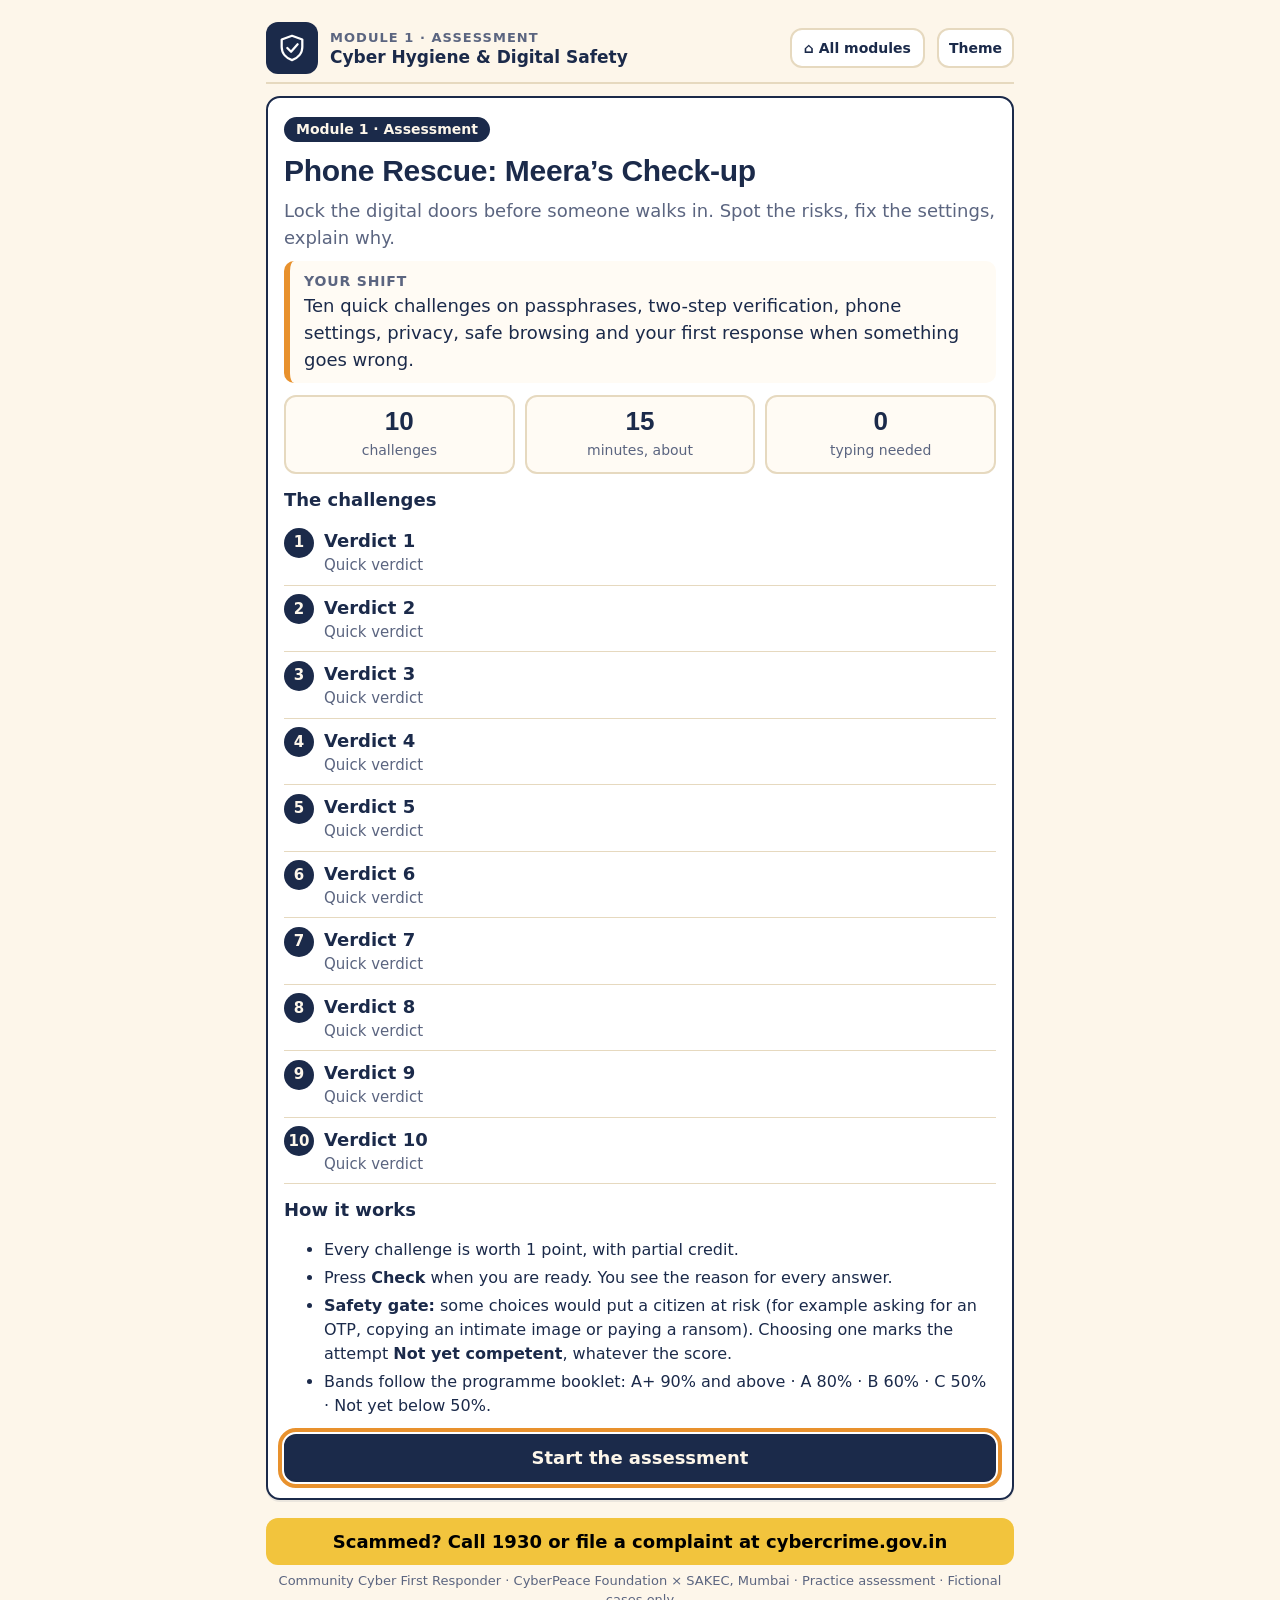
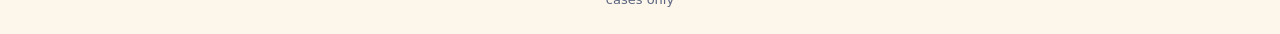
<file: setup/scorm/src/m01/index.html>
<!DOCTYPE html>
<html lang="en">
<head>
<meta charset="utf-8">
<meta name="viewport" content="width=device-width, initial-scale=1, viewport-fit=cover">
<title>Phone Rescue: Meera's Check-up · CCFR Module 1</title>
<link rel="stylesheet" href="css/ccfr.css">
</head>
<body>
<main id="app" aria-live="off"></main>
<noscript><p style="padding:16px">This assessment needs JavaScript switched on.</p></noscript>
<script src="js/scorm-api.js"></script>
<script src="modules.js"></script>
<script src="js/questions.js"></script>
<script src="js/engine.js"></script>
<script>!function(){var s=function(){parent.postMessage({type:"csfr-height",h:document.documentElement.scrollHeight},"*")};s();new MutationObserver(s).observe(document.body,{childList:!0,subtree:!0,attributes:!0});window.addEventListener("resize",s)}();</script>
</body>
</html>
</file>
<file: setup/scorm/src/m01/css/ccfr.css>
/* ==========================================================================
   Community Cyber First Responder · Assessment Studio
   Shared stylesheet for every module (M01–M09, M11).
   Palette follows the programme booklet and the approved prototype.
   ========================================================================== */

:root {
  --bg: #fdf6ea;
  --card: #ffffff;
  --card-2: #fffbf4;
  --ink: #1b2a4a;
  --mut: #5b6580;
  --line: #e6d9bf;
  --red: #b5382a;
  --grn: #1f7a6a;
  --amb: #e8912d;
  --yel: #f2c43d;
  --navy: #1b2a4a;
  --ok-bg: #d9f2ea;   --ok-ink: #0d4a3d;
  --no-bg: #fbe0dc;   --no-ink: #7a1f14;
  --part-bg: #fff1cc; --part-ink: #6b4a00;
  --sel: #f2c43d;
  --shadow: 0 2px 0 rgba(27, 42, 74, .08);
  --radius: 14px;
  --font: "Noto Sans", "Segoe UI", system-ui, -apple-system, Roboto, sans-serif;
  --display: "Baloo 2", "Trebuchet MS", "Segoe UI", sans-serif;
  color-scheme: light;
}

@media (prefers-color-scheme: dark) {
  :root:not([data-theme="light"]) {
    --bg: #141b2e; --card: #1f2842; --card-2: #1a2238; --ink: #f3ecdc; --mut: #a9b2c8;
    --line: #34405f; --red: #e0675a; --grn: #4bb8a3; --navy: #2a3b66;
    --ok-bg: #17463c; --ok-ink: #d9f2ea; --no-bg: #5a2620; --no-ink: #fbe0dc;
    --part-bg: #4a3a10; --part-ink: #fff1cc; --shadow: none;
    color-scheme: dark;
  }
}
:root[data-theme="dark"] {
  --bg: #141b2e; --card: #1f2842; --card-2: #1a2238; --ink: #f3ecdc; --mut: #a9b2c8;
  --line: #34405f; --red: #e0675a; --grn: #4bb8a3; --navy: #2a3b66;
  --ok-bg: #17463c; --ok-ink: #d9f2ea; --no-bg: #5a2620; --no-ink: #fbe0dc;
  --part-bg: #4a3a10; --part-ink: #fff1cc; --shadow: none;
  color-scheme: dark;
}

* { box-sizing: border-box; }
html { -webkit-text-size-adjust: 100%; }
body {
  margin: 0;
  background: var(--bg);
  color: var(--ink);
  font: 18px/1.5 var(--font);
  padding-top: env(safe-area-inset-top, 0px);
  padding-bottom: env(safe-area-inset-bottom, 0px);
}
main { max-width: 780px; margin: 0 auto; padding: 12px 16px 24px; }
h1 { font: 800 30px/1.15 var(--display); margin: 6px 0 8px; letter-spacing: -.01em; }
h2 { font: 700 23px/1.25 var(--display); margin: 2px 0 6px; }
h3 { font: 700 18px/1.3 var(--font); margin: 14px 0 6px; }
p { margin: 6px 0; }
.sub { color: var(--mut); margin: 0 0 10px; }
.small { font-size: 15px; }
.sr { position: absolute; width: 1px; height: 1px; overflow: hidden; clip: rect(0 0 0 0); white-space: nowrap; }
b, strong { font-weight: 700; }

/* ---------- top bar ---------- */
.topbar {
  display: flex; align-items: center; gap: 12px; flex-wrap: wrap;
  padding: 10px 0 8px; border-bottom: 2px solid var(--line); margin-bottom: 10px;
}
.badge {
  display: inline-grid; place-items: center; min-width: 52px; height: 52px; padding: 0 8px;
  border-radius: 12px; background: var(--navy); color: #fff; font: 800 18px/1 var(--display);
}
.badge svg { width: 30px; height: 30px; }
.topbar .t { flex: 1 1 220px; min-width: 0; }
.topbar .kicker { font-size: 13px; letter-spacing: .08em; text-transform: uppercase; color: var(--mut); font-weight: 700; }
.topbar .mt { font-weight: 800; font-size: 17px; line-height: 1.25; }
.scorepill {
  font-weight: 800; font-size: 15px; padding: 6px 12px; border-radius: 20px;
  background: var(--card); border: 2px solid var(--line); white-space: nowrap;
}
.themebtn { min-height: 40px; padding: 4px 10px; font-size: 14px; border-width: 2px; }

/* ---------- progress ---------- */
.progress { display: flex; gap: 6px; margin: 8px 0 4px; }
.progress i {
  flex: 1; height: 10px; border-radius: 6px; background: var(--line); display: block;
}
.progress i.done { background: var(--grn); }
.progress i.part { background: var(--amb); }
.progress i.zero { background: var(--red); }
.progress i.now { background: var(--ink); }

/* ---------- cards ---------- */
.card {
  background: var(--card); border: 2px solid var(--line); border-radius: var(--radius);
  padding: 16px; margin: 12px 0; box-shadow: var(--shadow);
}
.card.hero { border-color: var(--ink); }
.tag {
  display: inline-block; font-size: 14px; font-weight: 700; background: var(--ink); color: var(--bg);
  border-radius: 20px; padding: 2px 12px; margin: 0 6px 6px 0;
}
.tag.alt { background: transparent; color: var(--ink); border: 2px solid var(--line); }
.tag.red { background: var(--red); color: #fff; }
.scene {
  background: var(--card-2); border-left: 6px solid var(--amb); border-radius: 10px;
  padding: 10px 14px; margin: 10px 0;
}
.scene b:first-child { display: block; font-size: 14px; letter-spacing: .06em; text-transform: uppercase; color: var(--mut); }
.ask { font-weight: 700; margin: 10px 0 4px; }

/* ---------- buttons ---------- */
button {
  font: inherit; font-weight: 600; min-height: 48px; padding: 8px 16px; border-radius: 12px;
  border: 2px solid var(--ink); background: var(--card); color: var(--ink); cursor: pointer;
  touch-action: manipulation; text-align: center;
}

button:focus-visible, [tabindex]:focus-visible { outline: 4px solid var(--amb); outline-offset: 2px; }
button:disabled { opacity: .55; cursor: not-allowed; }
button.primary { background: var(--ink); color: var(--bg); }
button.ghost { border-color: var(--line); }
.red { background: var(--red); color: #fff; border-color: var(--red); }
.amb { background: var(--amb); color: #000; border-color: var(--amb); }
.yel { background: var(--yel); color: #000; border-color: var(--yel); }
.grn { background: var(--grn); color: #fff; border-color: var(--grn); }
.navy { background: var(--navy); color: #fff; border-color: var(--navy); }
.row { display: flex; flex-wrap: wrap; gap: 10px; margin-top: 12px; }
.row > button { flex: 1 1 140px; }
.actions { display: flex; flex-wrap: wrap; gap: 10px; margin-top: 14px; }
.actions button { flex: 1 1 180px; }

/* ---------- feedback ---------- */
.fb { margin-top: 12px; padding: 12px 14px; border-radius: 12px; font-size: 17px; }
.fb .h { font-weight: 800; display: block; margin-bottom: 2px; }
.fb.ok { background: var(--ok-bg); color: var(--ok-ink); }
.fb.no { background: var(--no-bg); color: var(--no-ink); }
.fb.part { background: var(--part-bg); color: var(--part-ink); }
.fb ul { margin: 6px 0 0; padding-left: 20px; }
.fb li { margin: 3px 0; }
.gatewarn {
  margin-top: 10px; padding: 10px 12px; border-radius: 10px; border: 3px solid var(--red);
  font-weight: 700; color: var(--red); background: var(--card);
}

/* ---------- intro ---------- */
.stats { display: grid; grid-template-columns: repeat(3, 1fr); gap: 10px; margin: 12px 0; }
.stat { background: var(--card-2); border: 2px solid var(--line); border-radius: 12px; padding: 10px; text-align: center; }
.stat b { display: block; font: 800 26px/1.1 var(--display); }
.stat span { font-size: 14px; color: var(--mut); }
.chlist { list-style: none; padding: 0; margin: 8px 0; counter-reset: ch; }
.chlist li {
  display: flex; gap: 10px; align-items: baseline; padding: 8px 0; border-bottom: 1px solid var(--line);
  counter-increment: ch;
}
.chlist li::before {
  content: counter(ch); flex: 0 0 30px; height: 30px; border-radius: 50%; display: inline-grid; place-items: center;
  background: var(--ink); color: var(--bg); font-weight: 800; font-size: 15px;
}
.chlist .fmt { color: var(--mut); font-size: 15px; display: block; }
.rules { font-size: 16px; }
.rules li { margin: 4px 0; }

/* ---------- format: verdict cards ---------- */
.deck { position: relative; }
.vcard {
  background: var(--card-2); border: 2px solid var(--line); border-radius: 16px; padding: 18px 16px;
  min-height: 110px; font-size: 19px; touch-action: pan-y; user-select: none; transition: transform .25s, opacity .25s;
}
.vcard.mono { font-family: ui-monospace, "Cascadia Mono", Consolas, monospace; font-size: 15px; word-break: break-all; }
.vcard .count { font-size: 14px; color: var(--mut); font-weight: 700; display: block; margin-bottom: 4px; }
.vcard.dragging { transition: none; }
.swipehint { font-size: 14px; color: var(--mut); text-align: center; margin-top: 6px; }
.hashpair { display: grid; gap: 6px; margin-top: 6px; }
.hashpair div { background: var(--card); border: 1px solid var(--line); border-radius: 8px; padding: 6px 8px; }
.hashpair em { font-style: normal; font-weight: 700; font-family: var(--font); font-size: 13px; color: var(--mut); display: block; }

/* ---------- format: spot / redact ---------- */
.msg {
  background: var(--card-2); border: 2px solid var(--line); border-radius: 16px; padding: 14px 16px; line-height: 2.05;
}
.msg.sms { border-radius: 18px 18px 18px 4px; }
.msg.mono { font-family: ui-monospace, "Cascadia Mono", Consolas, monospace; font-size: 16px; line-height: 2.2; }
.msg .tap {
  cursor: pointer; border-bottom: 2px dotted var(--mut); padding: 2px 3px; border-radius: 4px;
}
.msg .tap:hover { background: rgba(242, 196, 61, .25); }
.msg .tap.pick { background: var(--sel); color: #000; }
.msg.redact .tap.pick { background: #000; color: #000; }
.msg .tap.hit { background: #9be3cd; color: #000; }
.msg .tap.miss { background: transparent; outline: 3px dashed var(--red); outline-offset: 1px; }
.msg .tap.false { background: #f4a79d; color: #000; text-decoration: line-through; }
.msg .line { display: block; }

/* ---------- format: order ---------- */
.seq { list-style: none; padding: 0; margin: 8px 0; }
.seq li { margin: 6px 0; }
.seq button { width: 100%; text-align: left; display: flex; gap: 10px; align-items: center; }
.seq .n {
  flex: 0 0 32px; height: 32px; border-radius: 50%; display: inline-grid; place-items: center;
  background: var(--ink); color: var(--bg); font-weight: 800;
}
.seq.placed button { border-color: var(--grn); }
.seq button.good { background: var(--ok-bg); color: var(--ok-ink); border-color: var(--grn); }
.seq button.bad { background: var(--no-bg); color: var(--no-ink); border-color: var(--red); }
.pool { display: flex; flex-wrap: wrap; gap: 8px; margin: 8px 0; }
.pool button { flex: 1 1 220px; text-align: left; }
.zone-label { font-size: 14px; letter-spacing: .06em; text-transform: uppercase; font-weight: 800; color: var(--mut); margin-top: 12px; }
.empty { color: var(--mut); font-style: italic; font-size: 16px; padding: 6px 0; }

/* ---------- format: sort ---------- */
.chips { display: flex; flex-wrap: wrap; gap: 8px; margin: 8px 0; }
.chip {
  min-height: 44px; padding: 6px 12px; border-radius: 22px; border: 2px solid var(--ink); background: var(--card);
  font-size: 16px; font-weight: 600; text-align: left;
}
.chip.sel { background: var(--sel); color: #000; border-color: #000; }
.chip.good { background: var(--ok-bg); color: var(--ok-ink); border-color: var(--grn); }
.chip.bad { background: var(--no-bg); color: var(--no-ink); border-color: var(--red); }
.bins { display: grid; grid-template-columns: repeat(auto-fit, minmax(200px, 1fr)); gap: 10px; margin-top: 10px; }
.bin { border: 2px dashed var(--line); border-radius: 14px; padding: 8px; background: var(--card-2); min-height: 110px; }
.bin > button { width: 100%; margin-bottom: 6px; }
.bin .desc { font-size: 14px; color: var(--mut); margin: -2px 0 6px; }
.bin .chips { margin: 0; }
.bin.target { border-style: solid; border-color: var(--amb); }
.bin > button:disabled, .match button:disabled, .seq button:disabled, .slot button:disabled, .tile:disabled, .chip:disabled { opacity: 1; }

/* ---------- format: pick (bag) ---------- */
.tiles { display: grid; grid-template-columns: repeat(auto-fit, minmax(220px, 1fr)); gap: 8px; margin: 8px 0; }
.tile {
  display: flex; gap: 10px; align-items: center; text-align: left; border: 2px solid var(--line); background: var(--card);
  font-weight: 600;
}
.tile .box {
  flex: 0 0 26px; height: 26px; border-radius: 7px; border: 3px solid var(--ink); display: inline-grid; place-items: center;
  font-size: 18px; line-height: 1;
}
.tile[aria-pressed="true"] { border-color: var(--ink); background: var(--card-2); }
.tile[aria-pressed="true"] .box { background: var(--ink); color: var(--bg); }
.tile[aria-pressed="true"] .box::after { content: "✓"; }
.tile.good { background: var(--ok-bg); color: var(--ok-ink); border-color: var(--grn); }
.tile.bad { background: var(--no-bg); color: var(--no-ink); border-color: var(--red); }
.counter { font-weight: 800; font-size: 15px; color: var(--mut); }
.bag-wrap { display: grid; grid-template-columns: 1fr; gap: 8px; }

/* ---------- format: match ---------- */
.match { display: grid; grid-template-columns: 1fr 1fr; gap: 10px; }
.match .col { display: flex; flex-direction: column; gap: 8px; }
.match button { text-align: left; font-size: 16px; position: relative; padding-right: 40px; }
.match button .pin {
  position: absolute; right: 8px; top: 50%; transform: translateY(-50%); width: 26px; height: 26px; border-radius: 50%;
  display: none; place-items: center; font-weight: 800; font-size: 14px; color: #000;
}
.match button.paired .pin { display: inline-grid; }
.match button.sel { background: var(--sel); color: #000; border-color: #000; }
.match button.good { background: var(--ok-bg); color: var(--ok-ink); border-color: var(--grn); }
.match button.bad { background: var(--no-bg); color: var(--no-ink); border-color: var(--red); }
.p0 { background: #f2c43d; } .p1 { background: #9be3cd; } .p2 { background: #f4a79d; } .p3 { background: #b9c6ff; }
.p4 { background: #ffd09b; } .p5 { background: #d6b3ff; } .p6 { background: #b7e4a1; } .p7 { background: #a7dcf5; }
@media (max-width: 560px) { .match { grid-template-columns: 1fr; } .match .col.right { margin-top: 6px; } }

/* ---------- format: settings simulator ---------- */
.device {
  max-width: 420px; margin: 10px auto; border: 10px solid var(--navy); border-radius: 28px; background: var(--card);
  overflow: hidden;
}
.device.wide { max-width: 600px; border-radius: 14px; border-width: 8px; }
.device .bar {
  background: var(--navy); color: #fff; padding: 10px 14px; font-weight: 700; font-size: 15px; line-height: 1.3;
  display: flex; flex-wrap: wrap; justify-content: space-between; align-items: center; gap: 4px 10px;
}
.device .bar small { opacity: .75; font-weight: 600; }
.setrow { padding: 10px 14px; border-bottom: 1px solid var(--line); }
.setrow .lbl { display: flex; justify-content: space-between; align-items: center; gap: 10px; }
.setrow .lbl span { font-weight: 700; }
.setrow .lbl small { display: block; color: var(--mut); font-weight: 500; font-size: 14px; }
.setrow.good { background: var(--ok-bg); color: var(--ok-ink); }
.setrow.bad { background: var(--no-bg); color: var(--no-ink); }
.setrow .why { font-size: 15px; margin-top: 4px; }
.switch {
  flex: 0 0 auto; width: 64px; min-height: 36px; height: 36px; padding: 0; border-radius: 20px; border: 2px solid var(--ink);
  background: var(--line); position: relative;
}
.switch::after {
  content: ""; position: absolute; top: 3px; left: 3px; width: 26px; height: 26px; border-radius: 50%;
  background: var(--card); border: 2px solid var(--ink); transition: left .15s;
}
.switch[aria-checked="true"] { background: var(--grn); }
.switch[aria-checked="true"]::after { left: 31px; }
.switch .st { position: absolute; left: -9999px; }
.seg { display: flex; flex-wrap: wrap; gap: 6px; margin-top: 8px; }
.seg button { flex: 1 1 auto; min-height: 40px; padding: 4px 10px; font-size: 15px; border-width: 2px; }
.seg button[aria-checked="true"] { background: var(--ink); color: var(--bg); }

/* ---------- format: chat ---------- */
.chat { display: flex; flex-direction: column; gap: 8px; margin: 8px 0; }
.bub { max-width: 88%; padding: 10px 14px; border-radius: 16px; border: 2px solid var(--line); background: var(--card-2); }
.bub.them { align-self: flex-start; border-bottom-left-radius: 4px; }
.bub.me { align-self: flex-end; background: var(--ink); color: var(--bg); border-color: var(--ink); border-bottom-right-radius: 4px; }
.bub .who { display: block; font-size: 13px; font-weight: 800; letter-spacing: .05em; text-transform: uppercase; opacity: .8; }
.replies { display: flex; flex-direction: column; gap: 8px; }
.replies button { text-align: left; }
.meter { display: flex; gap: 4px; align-items: center; font-size: 14px; font-weight: 700; color: var(--mut); }
.meter i { width: 18px; height: 10px; border-radius: 4px; background: var(--line); display: inline-block; }
.meter i.on { background: var(--grn); }

/* ---------- format: dial ---------- */
.dials { display: grid; gap: 10px; margin: 8px 0; }
.dial { border: 2px solid var(--line); border-radius: 14px; padding: 10px 12px; background: var(--card-2); }
.dial .q { font-weight: 700; }
.dial .ctl { display: flex; flex-wrap: wrap; gap: 6px; align-items: center; margin-top: 8px; }
.dial .ctl button { min-width: 56px; min-height: 44px; padding: 4px 8px; font-size: 15px; }
.dial .val {
  flex: 1 1 120px; text-align: center; font: 800 28px/1.1 var(--display); padding: 6px 10px; border-radius: 10px;
  background: var(--card); border: 2px solid var(--ink); min-width: 120px;
}
.dial .val small { font: 600 14px var(--font); color: var(--mut); display: block; }
.dial.good { background: var(--ok-bg); color: var(--ok-ink); border-color: var(--grn); }
.dial.bad { background: var(--no-bg); color: var(--no-ink); border-color: var(--red); }

/* ---------- format: build (slots) ---------- */
.slots { display: grid; gap: 8px; margin: 8px 0; }
.slot {
  display: grid; grid-template-columns: minmax(110px, 30%) 1fr; gap: 8px; align-items: stretch;
}
.slot .sl {
  background: var(--navy); color: #fff; border-radius: 10px; padding: 8px 10px; font-weight: 800; font-size: 15px;
  display: flex; align-items: center;
}
.slot button { text-align: left; font-size: 16px; border-style: dashed; }
.slot button.filled { border-style: solid; }
.slot button.target { border-color: var(--amb); border-width: 3px; }
.slot button.good { background: var(--ok-bg); color: var(--ok-ink); border-color: var(--grn); border-style: solid; }
.slot button.bad { background: var(--no-bg); color: var(--no-ink); border-color: var(--red); border-style: solid; }
@media (max-width: 520px) { .slot { grid-template-columns: 1fr; } }

/* ---------- format: hotspot ---------- */
.hot { background: var(--card-2); border: 2px solid var(--line); border-radius: 14px; padding: 6px; }
.hot svg { width: 100%; height: auto; display: block; }
.hot [data-h] { cursor: pointer; }
.hot [data-h] .ring { fill: transparent; stroke: transparent; stroke-width: 4; }
.hot [data-h]:hover .ring { stroke: #e8912d; stroke-dasharray: 6 4; }
.hot [data-h].sel .ring { stroke: #e8912d; fill: rgba(242, 196, 61, .28); stroke-dasharray: none; }
.hot [data-h].hit .ring { stroke: #1f7a6a; fill: rgba(31, 122, 106, .25); }
.hot [data-h].miss .ring { stroke: #b5382a; stroke-dasharray: 6 4; }
.hot [data-h].false .ring { stroke: #b5382a; fill: rgba(181, 56, 42, .25); }
.hot [data-h]:focus { outline: none; }
.hot [data-h]:focus-visible .ring { stroke: #e8912d; stroke-width: 6; }
.legend { font-size: 15px; color: var(--mut); margin-top: 6px; }

/* ---------- end screen ---------- */
.result { display: grid; grid-template-columns: 150px 1fr; gap: 16px; align-items: center; }
@media (max-width: 520px) { .result { grid-template-columns: 1fr; justify-items: center; text-align: center; } }
.ring-wrap { position: relative; width: 150px; height: 150px; }
.ring-wrap svg { width: 150px; height: 150px; transform: rotate(-90deg); }
.ring-wrap .pct { position: absolute; inset: 0; display: grid; place-items: center; font: 800 32px/1 var(--display); }
.band { font: 800 24px/1.2 var(--display); }
.band small { display: block; font: 600 16px/1.4 var(--font); color: var(--mut); }
.review { list-style: none; padding: 0; margin: 8px 0; }
.review li { display: grid; grid-template-columns: 1fr 90px; gap: 10px; align-items: center; padding: 8px 0; border-bottom: 1px solid var(--line); }
.review .nm { font-weight: 700; }
.review .fm { font-size: 14px; color: var(--mut); display: block; font-weight: 500; }
.pbar { height: 12px; background: var(--line); border-radius: 8px; overflow: hidden; }
.pbar i { display: block; height: 100%; background: var(--grn); }
.pbar i.mid { background: var(--amb); }
.pbar i.low { background: var(--red); }
.modbars { display: grid; gap: 8px; }
.modbars .mb { display: grid; grid-template-columns: 1fr 120px 52px; gap: 10px; align-items: center; font-size: 16px; }
@media (max-width: 520px) { .modbars .mb { grid-template-columns: 1fr 80px 46px; font-size: 15px; } }

/* ---------- footer ---------- */
.help {
  margin: 18px 0 6px; padding: 10px 14px; border-radius: 12px; background: var(--yel); color: #000;
  font-weight: 800; text-align: center;
}
.foot { font-size: 13px; color: var(--mut); text-align: center; }

@media (prefers-reduced-motion: reduce) { * { transition: none !important; animation: none !important; } }
@media print {
  .topbar .themebtn, .actions, .progress { display: none; }
  body { background: #fff; }
}

/* programmatic focus target for screen readers: no visible ring */
h2[tabindex="-1"]:focus, h2[tabindex="-1"]:focus-visible { outline: none; }

/* layout refinements */
.msg.mono .tap { white-space: nowrap; }
.dial .val { flex: 1 1 100%; order: -1; }
.dial .ctl button { flex: 1 1 56px; }
.hashpair code { font-family: ui-monospace, "Cascadia Mono", Consolas, monospace; font-size: 14px; word-break: break-all; line-height: 1.45; }

/* ---------- hub navigation (links back to the module hub) ---------- */
.hublink, a.btnlink {
  font: inherit; font-weight: 600; min-height: 40px; padding: 6px 12px; border-radius: 12px;
  border: 2px solid var(--line); background: var(--card); color: var(--ink); text-decoration: none;
  display: inline-flex; align-items: center; justify-content: center; font-size: 14px; touch-action: manipulation;
}
.hublink:hover, a.btnlink:hover { border-color: var(--ink); }
.hublink:focus-visible, a.btnlink:focus-visible { outline: 4px solid var(--amb); outline-offset: 2px; }
a.btnlink { min-height: 48px; font-size: inherit; padding: 8px 16px; border-color: var(--ink); flex: 1 1 180px; }
a.btnlink.next { background: var(--ink); color: var(--bg); }
@media print { .hublink, a.btnlink { display: none; } }

/* choose-one (mc) feedback marks */
.pool button.good { background: var(--ok-bg); color: var(--ok-ink); border-color: var(--grn); }
.pool button.bad { background: var(--no-bg); color: var(--no-ink); border-color: var(--red); }
.row button.good { outline: 4px solid var(--ok-ink); outline-offset: 2px; opacity: 1; }
.row button.bad { opacity: .5; text-decoration: line-through; }

/* ---------- crossword ---------- */
.xw { margin-top: 8px; }
.xnow { background: var(--card-2); border: 2px solid var(--line); border-radius: 12px; padding: 10px 12px; font-size: 17px; }
.xnow b { display: block; font-size: 13px; letter-spacing: .04em; text-transform: uppercase; color: var(--mut); margin-bottom: 2px; }
.xgrid { display: grid; gap: 3px; margin: 12px auto; width: 100%; max-width: calc(var(--cols) * 48px); }
.xgrid .xb { aspect-ratio: 1; visibility: hidden; }
button.xc {
  position: relative; aspect-ratio: 1; min-height: 0; padding: 0; border-radius: 8px; border: 2px solid var(--ink);
  background: var(--card); color: var(--ink); font-size: clamp(15px, 4.6vw, 22px); font-weight: 800; line-height: 1;
}
button.xc i { position: absolute; top: 1px; left: 3px; font-style: normal; font-size: clamp(8px, 2.4vw, 11px); font-weight: 700; color: var(--mut); }
button.xc b { font-weight: 800; }
button.xc.inword { background: rgba(242, 196, 61, .32); }
button.xc.cur { background: var(--sel); color: #000; border-color: #000; }
button.xc.cur i { color: #000; }
button.xc.good { background: var(--ok-bg); color: var(--ok-ink); border-color: var(--grn); opacity: 1; }
button.xc.bad { background: var(--no-bg); color: var(--no-ink); border-color: var(--red); opacity: 1; }
.xkeys { display: flex; flex-direction: column; gap: 6px; margin: 10px auto; max-width: 520px; }
.xkrow { display: flex; justify-content: center; gap: 4px; }
.xkeys button { flex: 1 1 0; min-width: 0; min-height: 44px; padding: 0; border-radius: 8px; font-size: 16px; max-width: 48px; }
.xkeys button.xbs { max-width: 64px; }
.xclues { display: grid; grid-template-columns: 1fr 1fr; gap: 14px; margin-top: 12px; }
@media (max-width: 640px) { .xclues { grid-template-columns: 1fr; } }
button.xclue {
  display: flex; gap: 10px; width: 100%; text-align: left; font-weight: 500; font-size: 16px; min-height: 0; padding: 8px 10px;
  margin: 4px 0; border-radius: 10px; border-color: var(--line); align-items: flex-start;
}
button.xclue .xn { font-weight: 800; min-width: 1.4em; }
button.xclue.on { border-color: var(--ink); background: rgba(242, 196, 61, .32); }
button.xclue.full:not(.on) { opacity: .75; }
button.xclue.full .xn::after { content: "\2713"; color: var(--grn); margin-left: 2px; }
</file>
